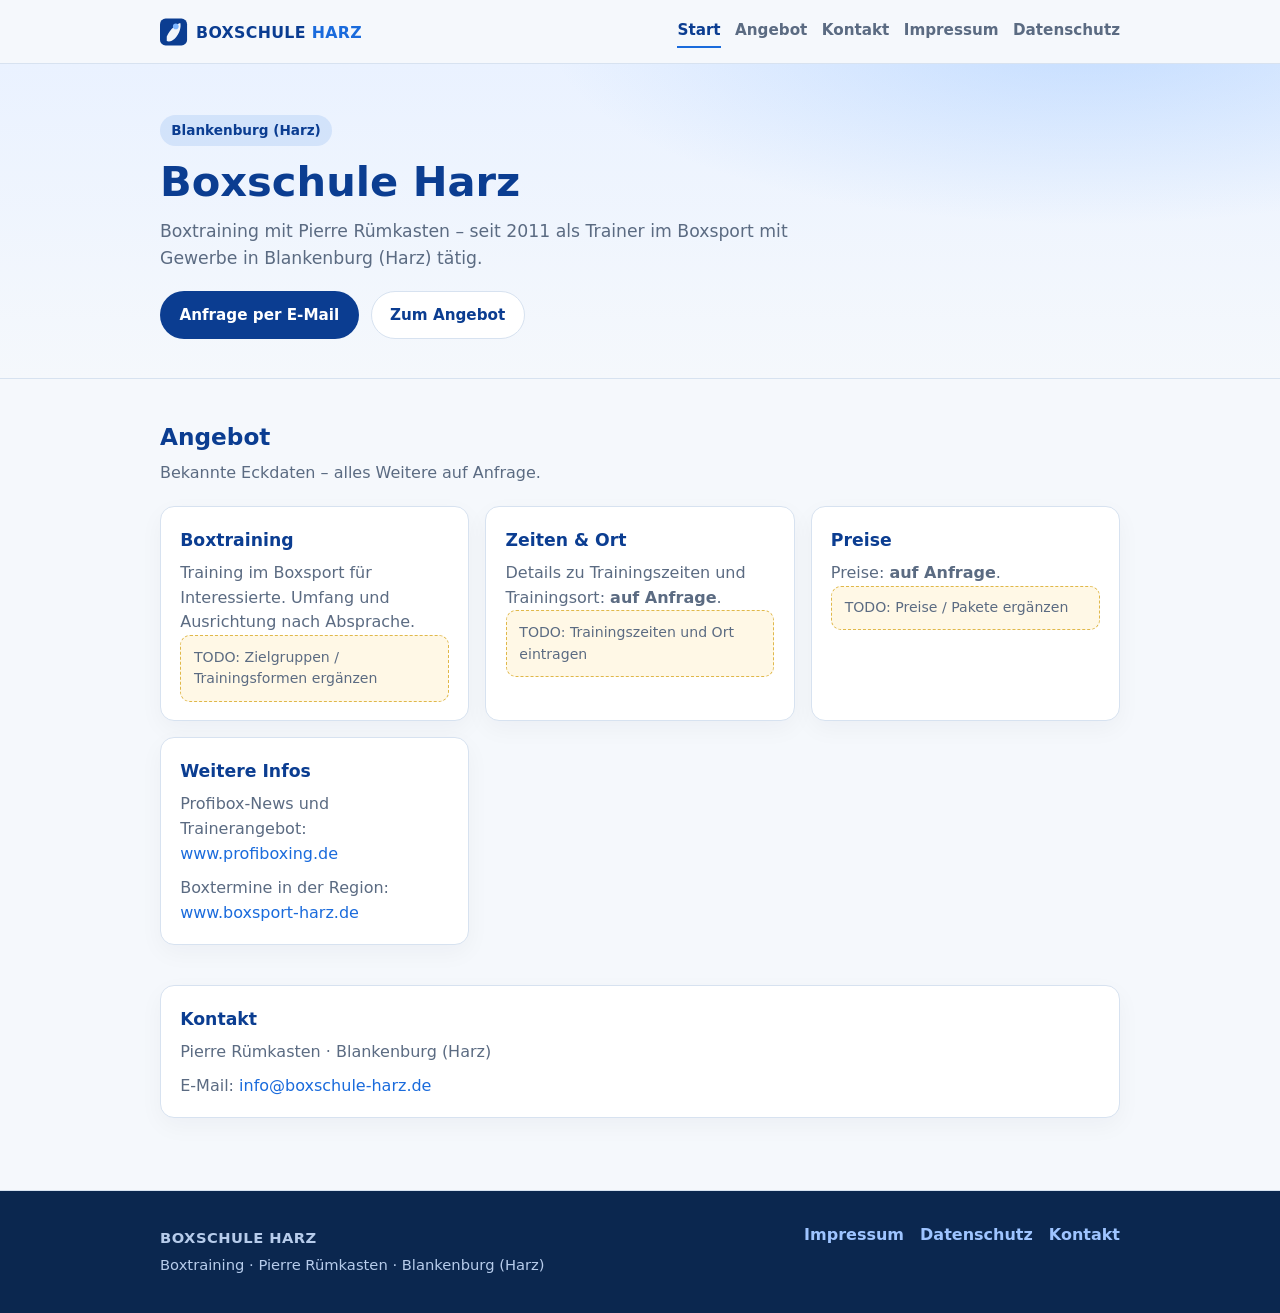
<file: index.html>
<!DOCTYPE html>
<html lang="de">
<head>
<meta charset="utf-8">
<meta name="viewport" content="width=device-width, initial-scale=1">
<meta name="referrer" content="strict-origin-when-cross-origin">
<title>Boxschule Harz – Boxtraining in Blankenburg (Harz)</title>
<meta name="description" content="Boxschule Harz: Boxtraining mit Pierre Rümkasten, Trainer im Boxsport seit 2011, Blankenburg (Harz). Details auf Anfrage.">
<meta name="author" content="Pierre Rümkasten">
<meta name="theme-color" content="#0b3d91">
<link rel="canonical" href="https://www.boxschule-harz.de/">
<meta property="og:title" content="Boxschule Harz – Boxtraining in Blankenburg (Harz)">
<meta property="og:description" content="Boxtraining mit Pierre Rümkasten, Trainer im Boxsport seit 2011. Details, Zeiten, Ort und Preise auf Anfrage.">
<meta property="og:url" content="https://www.boxschule-harz.de/">
<meta property="og:type" content="website">
<meta property="og:locale" content="de_DE">
<meta property="og:site_name" content="Boxschule Harz">
<link rel="icon" href="favicon.ico" sizes="any">
<link rel="icon" type="image/svg+xml" href="icons/favicon.svg">
<link rel="icon" type="image/png" sizes="32x32" href="icons/favicon-32.png">
<link rel="apple-touch-icon" href="icons/apple-touch-icon.png">
<link rel="stylesheet" href="css/style.css">
</head>
<body>
<header class="site-header">
  <div class="wrap header-inner">
    <a class="logo" href="index.html" aria-label="Boxschule Harz Startseite">
      <img src="icons/logo.svg" alt="Boxschule Harz" width="220" height="40">
    </a>
    <button class="nav-toggle" type="button" aria-expanded="false" aria-controls="site-nav" id="navToggle">Menü</button>
    <nav class="nav" id="site-nav" aria-label="Hauptnavigation">
      <a href="index.html" aria-current="page">Start</a>
      <a href="#angebot">Angebot</a>
      <a href="#kontakt">Kontakt</a>
      <a href="Impressum.html">Impressum</a>
      <a href="Datenschutz.html">Datenschutz</a>
    </nav>
  </div>
</header>

<main>
  <section class="hero">
    <div class="wrap">
      <p class="hero-kicker">Blankenburg (Harz)</p>
      <h1>Boxschule Harz</h1>
      <p class="lead">Boxtraining mit Pierre Rümkasten – seit 2011 als Trainer im Boxsport mit Gewerbe in Blankenburg (Harz) tätig.</p>
      <div class="hero-actions">
        <a class="btn btn-primary" href="mailto:info@boxschule-harz.de">Anfrage per E-Mail</a>
        <a class="btn btn-ghost" href="#angebot">Zum Angebot</a>
      </div>
    </div>
  </section>

  <section class="section" id="angebot">
    <div class="wrap">
      <div class="section-head">
        <h2>Angebot</h2>
        <p>Bekannte Eckdaten – alles Weitere auf Anfrage.</p>
      </div>
      <div class="grid grid-2">
        <article class="card">
          <h3>Boxtraining</h3>
          <p>Training im Boxsport für Interessierte. Umfang und Ausrichtung nach Absprache.</p>
          <!-- TODO: Zielgruppen, Trainingsformen und besondere Schwerpunkte ergänzen -->
          <p class="todo">TODO: Zielgruppen / Trainingsformen ergänzen</p>
        </article>
        <article class="card">
          <h3>Zeiten &amp; Ort</h3>
          <p>Details zu Trainingszeiten und Trainingsort: <strong>auf Anfrage</strong>.</p>
          <!-- TODO: feste Zeiten und Adresse des Trainingsorts eintragen, sobald freigegeben -->
          <p class="todo">TODO: Trainingszeiten und Ort eintragen</p>
        </article>
        <article class="card">
          <h3>Preise</h3>
          <p>Preise: <strong>auf Anfrage</strong>.</p>
          <!-- TODO: Preismodell ergänzen, wenn freigegeben -->
          <p class="todo">TODO: Preise / Pakete ergänzen</p>
        </article>
        <article class="card">
          <h3>Weitere Infos</h3>
          <p>Profibox-News und Trainerangebot: <a href="https://www.profiboxing.de/" rel="noopener noreferrer" target="_blank">www.profiboxing.de</a></p>
          <p style="margin-top:.6rem">Boxtermine in der Region: <a href="https://www.boxsport-harz.de/" rel="noopener noreferrer" target="_blank">www.boxsport-harz.de</a></p>
        </article>
      </div>
    </div>
  </section>

  <section class="section" id="kontakt" style="padding-top:0">
    <div class="wrap">
      <div class="card">
        <h3>Kontakt</h3>
        <p>Pierre Rümkasten · Blankenburg (Harz)</p>
        <p style="margin-top:.6rem">E-Mail: <a href="mailto:info@boxschule-harz.de">info@boxschule-harz.de</a></p>
        <!-- TODO: optional weitere Kontaktwege ergänzen (ohne Telefonnummer, sofern nicht freigegeben) -->
      </div>
    </div>
  </section>
</main>

<footer class="site-footer">
  <div class="wrap footer-inner">
    <div>
      <p class="footer-brand">BOXSCHULE HARZ</p>
      <p>Boxtraining · Pierre Rümkasten · Blankenburg (Harz)</p>
    </div>
    <nav class="footer-nav" aria-label="Fußnavigation">
      <a href="Impressum.html">Impressum</a>
      <a href="Datenschutz.html">Datenschutz</a>
      <a href="mailto:info@boxschule-harz.de">Kontakt</a>
    </nav>
  </div>
</footer>
<script>
(function(){
  var btn=document.getElementById('navToggle');
  var nav=document.getElementById('site-nav');
  if(!btn||!nav) return;
  btn.addEventListener('click',function(){
    var open=nav.classList.toggle('is-open');
    btn.setAttribute('aria-expanded', open ? 'true' : 'false');
  });
})();
</script>
</body>
</html>
</file>
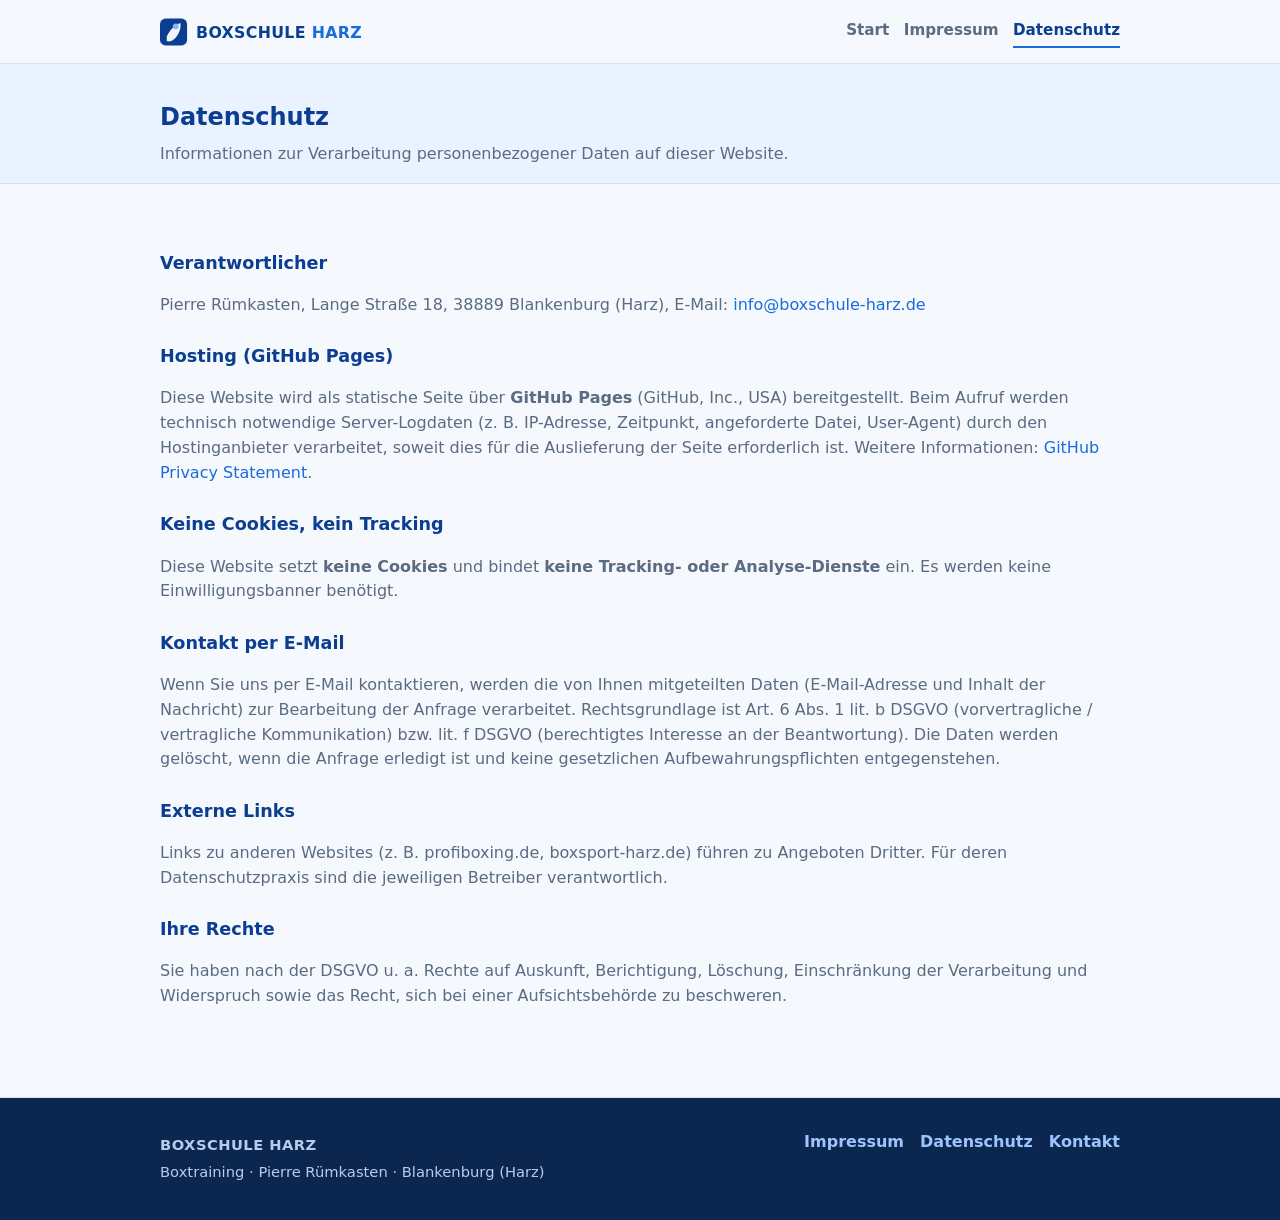
<file: Datenschutz.html>
<!DOCTYPE html>
<html lang="de">
<head>
<meta charset="utf-8">
<meta name="viewport" content="width=device-width, initial-scale=1">
<meta name="referrer" content="strict-origin-when-cross-origin">
<title>Datenschutz | Boxschule Harz</title>
<meta name="description" content="Datenschutzerklärung von www.boxschule-harz.de – Hosting über GitHub Pages, keine Cookies, kein Tracking.">
<meta name="author" content="Pierre Rümkasten">
<meta name="theme-color" content="#0b3d91">
<meta name="robots" content="noindex,follow">
<link rel="canonical" href="https://www.boxschule-harz.de/Datenschutz.html">
<link rel="icon" href="favicon.ico" sizes="any">
<link rel="icon" type="image/svg+xml" href="icons/favicon.svg">
<link rel="icon" type="image/png" sizes="32x32" href="icons/favicon-32.png">
<link rel="apple-touch-icon" href="icons/apple-touch-icon.png">
<link rel="stylesheet" href="css/style.css">
</head>
<body>
<header class="site-header">
  <div class="wrap header-inner">
    <a class="logo" href="index.html" aria-label="Boxschule Harz Startseite">
      <img src="icons/logo.svg" alt="Boxschule Harz" width="220" height="40">
    </a>
    <button class="nav-toggle" type="button" aria-expanded="false" aria-controls="site-nav" id="navToggle">Menü</button>
    <nav class="nav" id="site-nav" aria-label="Hauptnavigation">
      <a href="index.html">Start</a>
      <a href="Impressum.html">Impressum</a>
      <a href="Datenschutz.html" aria-current="page">Datenschutz</a>
    </nav>
  </div>
</header>
<main>
  <section class="page-hero">
    <div class="wrap">
      <h1>Datenschutz</h1>
      <p>Informationen zur Verarbeitung personenbezogener Daten auf dieser Website.</p>
    </div>
  </section>
  <section class="section">
    <div class="wrap legal">
      <h2>Verantwortlicher</h2>
      <p>Pierre Rümkasten, Lange Straße 18, 38889 Blankenburg (Harz), E-Mail: <a href="mailto:info@boxschule-harz.de">info@boxschule-harz.de</a></p>
      <h2>Hosting (GitHub Pages)</h2>
      <p>Diese Website wird als statische Seite über <strong>GitHub Pages</strong> (GitHub, Inc., USA) bereitgestellt. Beim Aufruf werden technisch notwendige Server-Logdaten (z.&nbsp;B. IP-Adresse, Zeitpunkt, angeforderte Datei, User-Agent) durch den Hostinganbieter verarbeitet, soweit dies für die Auslieferung der Seite erforderlich ist. Weitere Informationen: <a href="https://docs.github.com/en/site-policy/privacy-policies/github-general-privacy-statement" rel="noopener noreferrer" target="_blank">GitHub Privacy Statement</a>.</p>
      <h2>Keine Cookies, kein Tracking</h2>
      <p>Diese Website setzt <strong>keine Cookies</strong> und bindet <strong>keine Tracking- oder Analyse-Dienste</strong> ein. Es werden keine Einwilligungsbanner benötigt.</p>
      <h2>Kontakt per E-Mail</h2>
      <p>Wenn Sie uns per E-Mail kontaktieren, werden die von Ihnen mitgeteilten Daten (E-Mail-Adresse und Inhalt der Nachricht) zur Bearbeitung der Anfrage verarbeitet. Rechtsgrundlage ist Art. 6 Abs. 1 lit. b DSGVO (vorvertragliche / vertragliche Kommunikation) bzw. lit. f DSGVO (berechtigtes Interesse an der Beantwortung). Die Daten werden gelöscht, wenn die Anfrage erledigt ist und keine gesetzlichen Aufbewahrungspflichten entgegenstehen.</p>
      <h2>Externe Links</h2>
      <p>Links zu anderen Websites (z.&nbsp;B. profiboxing.de, boxsport-harz.de) führen zu Angeboten Dritter. Für deren Datenschutzpraxis sind die jeweiligen Betreiber verantwortlich.</p>
      <h2>Ihre Rechte</h2>
      <p>Sie haben nach der DSGVO u.&nbsp;a. Rechte auf Auskunft, Berichtigung, Löschung, Einschränkung der Verarbeitung und Widerspruch sowie das Recht, sich bei einer Aufsichtsbehörde zu beschweren.</p>
    </div>
  </section>
</main>
<footer class="site-footer">
  <div class="wrap footer-inner">
    <div>
      <p class="footer-brand">BOXSCHULE HARZ</p>
      <p>Boxtraining · Pierre Rümkasten · Blankenburg (Harz)</p>
    </div>
    <nav class="footer-nav" aria-label="Fußnavigation">
      <a href="Impressum.html">Impressum</a>
      <a href="Datenschutz.html">Datenschutz</a>
      <a href="mailto:info@boxschule-harz.de">Kontakt</a>
    </nav>
  </div>
</footer>
<script>
(function(){
  var btn=document.getElementById('navToggle');
  var nav=document.getElementById('site-nav');
  if(!btn||!nav) return;
  btn.addEventListener('click',function(){
    var open=nav.classList.toggle('is-open');
    btn.setAttribute('aria-expanded', open ? 'true' : 'false');
  });
})();
</script>
</body>
</html>
</file>
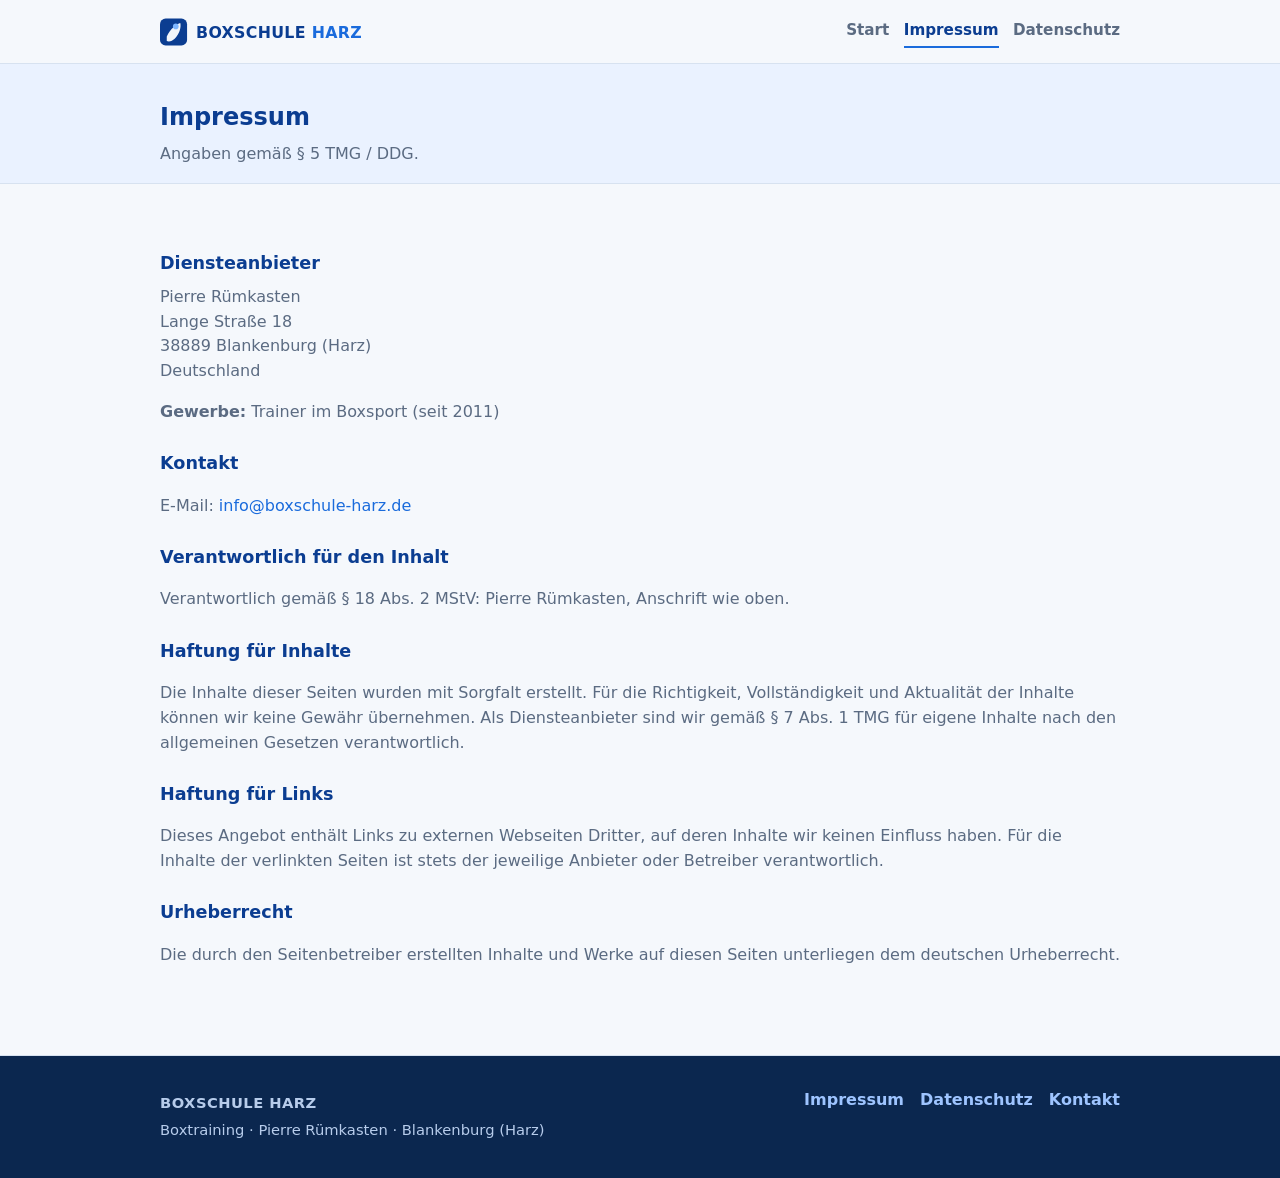
<file: Impressum.html>
<!DOCTYPE html>
<html lang="de">
<head>
<meta charset="utf-8">
<meta name="viewport" content="width=device-width, initial-scale=1">
<meta name="referrer" content="strict-origin-when-cross-origin">
<title>Impressum | Boxschule Harz</title>
<meta name="description" content="Impressum von www.boxschule-harz.de gemäß § 5 TMG/DDG – Pierre Rümkasten, Blankenburg (Harz).">
<meta name="author" content="Pierre Rümkasten">
<meta name="theme-color" content="#0b3d91">
<meta name="robots" content="noindex,follow">
<link rel="canonical" href="https://www.boxschule-harz.de/Impressum.html">
<link rel="icon" href="favicon.ico" sizes="any">
<link rel="icon" type="image/svg+xml" href="icons/favicon.svg">
<link rel="icon" type="image/png" sizes="32x32" href="icons/favicon-32.png">
<link rel="apple-touch-icon" href="icons/apple-touch-icon.png">
<link rel="stylesheet" href="css/style.css">
</head>
<body>
<header class="site-header">
  <div class="wrap header-inner">
    <a class="logo" href="index.html" aria-label="Boxschule Harz Startseite">
      <img src="icons/logo.svg" alt="Boxschule Harz" width="220" height="40">
    </a>
    <button class="nav-toggle" type="button" aria-expanded="false" aria-controls="site-nav" id="navToggle">Menü</button>
    <nav class="nav" id="site-nav" aria-label="Hauptnavigation">
      <a href="index.html">Start</a>
      <a href="Impressum.html" aria-current="page">Impressum</a>
      <a href="Datenschutz.html">Datenschutz</a>
    </nav>
  </div>
</header>
<main>
  <section class="page-hero">
    <div class="wrap">
      <h1>Impressum</h1>
      <p>Angaben gemäß § 5 TMG / DDG.</p>
    </div>
  </section>
  <section class="section">
    <div class="wrap legal">
      <h2>Diensteanbieter</h2>
      <address>
        Pierre Rümkasten<br>
        Lange Straße 18<br>
        38889 Blankenburg (Harz)<br>
        Deutschland
      </address>
      <p><strong>Gewerbe:</strong> Trainer im Boxsport (seit 2011)</p>
      <h2>Kontakt</h2>
      <p>E-Mail: <a href="mailto:info@boxschule-harz.de">info@boxschule-harz.de</a></p>
      <h2>Verantwortlich für den Inhalt</h2>
      <p>Verantwortlich gemäß § 18 Abs. 2 MStV: Pierre Rümkasten, Anschrift wie oben.</p>
      <h2>Haftung für Inhalte</h2>
      <p>Die Inhalte dieser Seiten wurden mit Sorgfalt erstellt. Für die Richtigkeit, Vollständigkeit und Aktualität der Inhalte können wir keine Gewähr übernehmen. Als Diensteanbieter sind wir gemäß § 7 Abs. 1 TMG für eigene Inhalte nach den allgemeinen Gesetzen verantwortlich.</p>
      <h2>Haftung für Links</h2>
      <p>Dieses Angebot enthält Links zu externen Webseiten Dritter, auf deren Inhalte wir keinen Einfluss haben. Für die Inhalte der verlinkten Seiten ist stets der jeweilige Anbieter oder Betreiber verantwortlich.</p>
      <h2>Urheberrecht</h2>
      <p>Die durch den Seitenbetreiber erstellten Inhalte und Werke auf diesen Seiten unterliegen dem deutschen Urheberrecht.</p>
    </div>
  </section>
</main>
<footer class="site-footer">
  <div class="wrap footer-inner">
    <div>
      <p class="footer-brand">BOXSCHULE HARZ</p>
      <p>Boxtraining · Pierre Rümkasten · Blankenburg (Harz)</p>
    </div>
    <nav class="footer-nav" aria-label="Fußnavigation">
      <a href="Impressum.html">Impressum</a>
      <a href="Datenschutz.html">Datenschutz</a>
      <a href="mailto:info@boxschule-harz.de">Kontakt</a>
    </nav>
  </div>
</footer>
<script>
(function(){
  var btn=document.getElementById('navToggle');
  var nav=document.getElementById('site-nav');
  if(!btn||!nav) return;
  btn.addEventListener('click',function(){
    var open=nav.classList.toggle('is-open');
    btn.setAttribute('aria-expanded', open ? 'true' : 'false');
  });
})();
</script>
</body>
</html>
</file>
<file: css/style.css>
:root{
  --bg:#f5f8fc;
  --bg-elev:#ffffff;
  --ink:#0f1b2d;
  --muted:#5b6b82;
  --line:#d7e2f0;
  --blue:#0b3d91;
  --blue-2:#1a6bdc;
  --blue-soft:rgba(26,107,220,.12);
  --sky:#7eb6ff;
  --radius:14px;
  --max:960px;
  --font:system-ui,-apple-system,"Segoe UI",Roboto,"Helvetica Neue",Arial,sans-serif;
}
*{box-sizing:border-box}
html{scroll-behavior:smooth}
body{
  margin:0;font-family:var(--font);background:var(--bg);color:var(--ink);
  line-height:1.55;-webkit-font-smoothing:antialiased;
}
img{max-width:100%;height:auto;display:block}
a{color:var(--blue-2);text-decoration:none}
a:hover{text-decoration:underline}
.wrap{width:min(100% - 2rem,var(--max));margin-inline:auto}

.site-header{
  position:sticky;top:0;z-index:40;
  background:rgba(245,248,252,.92);backdrop-filter:blur(10px);
  border-bottom:1px solid var(--line);
}
.header-inner{
  display:flex;align-items:center;justify-content:space-between;gap:1rem;padding:.85rem 0;
}
.logo{display:inline-flex;align-items:center;text-decoration:none;color:var(--ink)}
.logo img,.logo svg{height:36px;width:auto}
.nav-toggle{
  display:none;border:1px solid var(--line);background:var(--bg-elev);
  border-radius:10px;padding:.45rem .7rem;font:inherit;color:var(--ink);cursor:pointer;
}
.nav{display:flex;flex-wrap:wrap;gap:.35rem .9rem;align-items:center}
.nav a{
  color:var(--muted);font-weight:600;font-size:.95rem;text-decoration:none;
  padding:.25rem 0;border-bottom:2px solid transparent;
}
.nav a:hover,.nav a[aria-current="page"]{color:var(--blue);border-bottom-color:var(--blue-2)}

.hero{
  padding:3.2rem 0 2.4rem;
  background:
    radial-gradient(900px 320px at 85% -10%, rgba(126,182,255,.35), transparent 60%),
    linear-gradient(180deg,#eaf2ff 0%, var(--bg) 100%);
  border-bottom:1px solid var(--line);
}
.hero-kicker{
  display:inline-block;margin:0 0 .75rem;padding:.3rem .7rem;border-radius:999px;
  background:var(--blue-soft);color:var(--blue);font-weight:700;font-size:.85rem;
}
.hero h1{margin:0 0 .75rem;font-size:clamp(1.8rem,4.5vw,2.6rem);line-height:1.15;color:var(--blue)}
.lead{margin:0 0 1.25rem;color:var(--muted);font-size:1.08rem;max-width:42rem}
.hero-actions{display:flex;flex-wrap:wrap;gap:.75rem}

.btn{
  display:inline-flex;align-items:center;justify-content:center;gap:.4rem;
  border-radius:999px;padding:.7rem 1.15rem;font-weight:700;font-size:.95rem;
  border:1px solid transparent;text-decoration:none;cursor:pointer;
}
.btn-primary{background:var(--blue);color:#fff}
.btn-primary:hover{background:var(--blue-2);text-decoration:none}
.btn-ghost{background:var(--bg-elev);color:var(--blue);border-color:var(--line)}
.btn-ghost:hover{border-color:var(--blue-2);text-decoration:none}

.section{padding:2.5rem 0}
.section-head{margin-bottom:1.25rem}
.section-head h2{margin:0 0 .4rem;font-size:1.45rem;color:var(--blue)}
.section-head p{margin:0;color:var(--muted)}

.grid{display:grid;gap:1rem}
.grid-2{grid-template-columns:repeat(auto-fit,minmax(240px,1fr))}
.card{
  background:var(--bg-elev);border:1px solid var(--line);border-radius:var(--radius);
  padding:1.15rem 1.2rem;box-shadow:0 8px 24px rgba(15,27,45,.04);
}
.card h3{margin:.1rem 0 .45rem;font-size:1.08rem;color:var(--blue)}
.card p{margin:0;color:var(--muted)}
.todo{
  margin-top:.85rem;padding:.65rem .8rem;border-radius:10px;
  background:#fff8e6;border:1px dashed #e0b84a;color:#6b5310;font-size:.88rem;
}

.page-hero{padding:2.2rem 0 1rem;border-bottom:1px solid var(--line);background:#eaf2ff}
.page-hero h1{margin:0 0 .35rem;color:var(--blue)}
.page-hero p{margin:0;color:var(--muted)}
.legal h2{margin:1.6rem 0 .5rem;font-size:1.1rem;color:var(--blue)}
.legal p,.legal address{color:var(--muted);font-style:normal}

.site-footer{
  margin-top:2rem;border-top:1px solid var(--line);background:#0b274f;color:#d7e6ff;
  padding:2rem 0;
}
.footer-inner{display:flex;flex-wrap:wrap;justify-content:space-between;gap:1.25rem}
.footer-brand{margin:0 0 .35rem;font-weight:800;letter-spacing:.03em;color:#fff}
.site-footer p{margin:.25rem 0;color:#b7cceb;font-size:.92rem}
.footer-nav{display:flex;flex-wrap:wrap;gap:.75rem 1rem}
.footer-nav a{color:#9ec4ff;font-weight:600;text-decoration:none}
.footer-nav a:hover{color:#fff;text-decoration:underline}

@media (max-width:720px){
  .nav-toggle{
    display:inline-flex;align-items:center;justify-content:center;
    min-width:44px;min-height:44px;padding:.55rem .85rem;
  }
  .nav{display:none;width:100%;flex-direction:column;align-items:stretch;padding:.5rem 0 .25rem;gap:.1rem}
  .nav.is-open{display:flex}
  .nav a{
    display:flex;align-items:center;min-height:44px;
    padding:.7rem 0;font-size:1rem;border-bottom:0;
  }
  .header-inner{flex-wrap:wrap}
  body{font-size:16px}
  .btn{min-height:44px}
  .footer-nav a{display:inline-flex;align-items:center;min-height:44px;padding:.35rem 0}
  .card a{display:inline-flex;align-items:center;min-height:44px}
}
</file>
